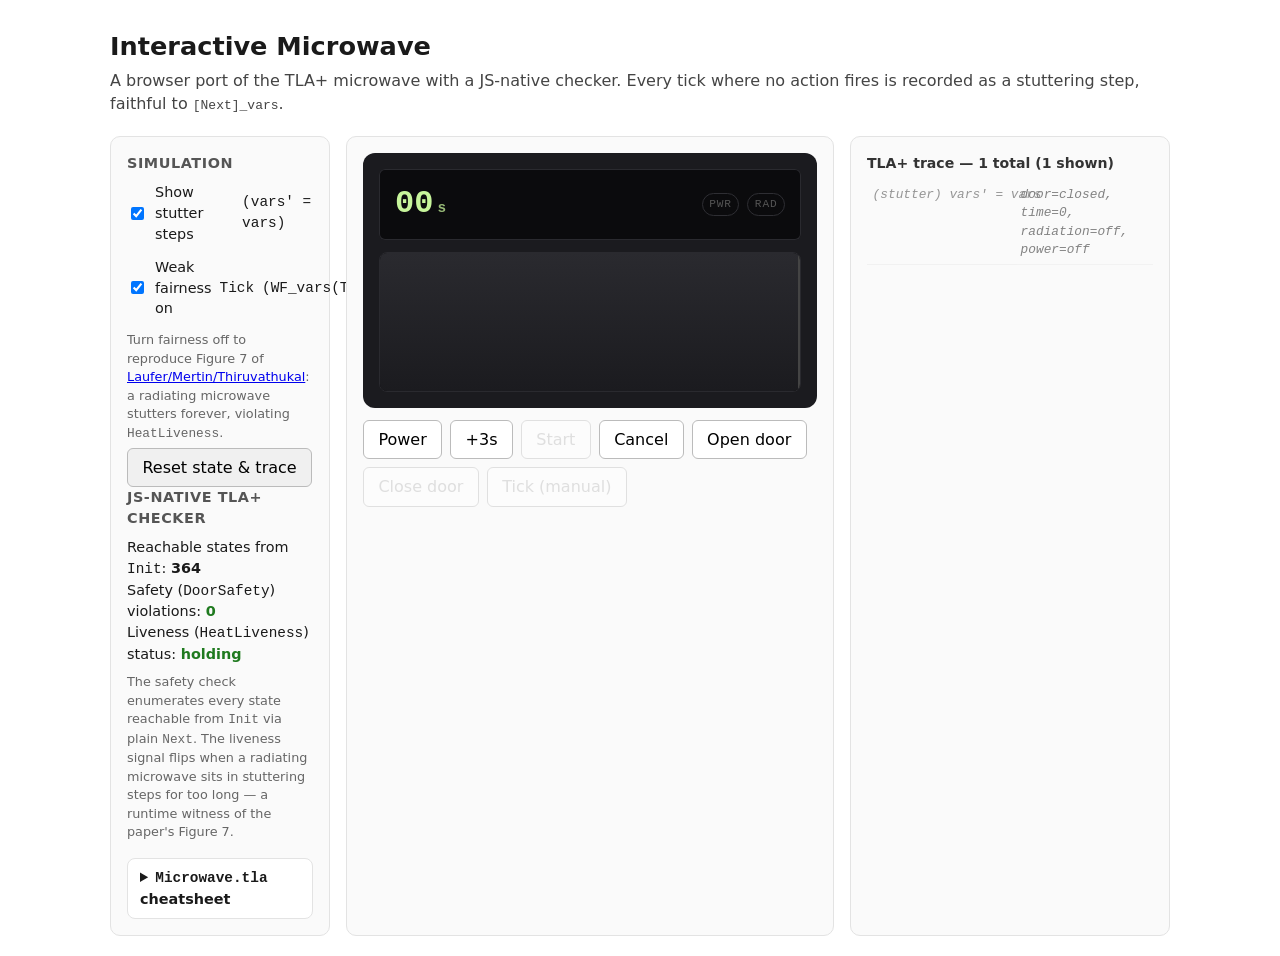
<file: src/_static/demos/microwave/index.html>
<!doctype html>
<html lang="en">
  <head>
    <meta charset="UTF-8" />
    <meta name="viewport" content="width=device-width, initial-scale=1.0" />
    <title>Interactive Microwave TLA+</title>
    <script type="module" crossorigin src="./assets/index.js"></script>
    <link rel="stylesheet" crossorigin href="./assets/index.css">
  </head>
  <body>
    <div id="root"></div>
  </body>
</html>
</file>
<file: src/_static/demos/microwave/assets/index.css>
.mw-app,.mw-app *{box-sizing:border-box}.mw-app{font-family:ui-sans-serif,system-ui,-apple-system,Segoe UI,Roboto,sans-serif;color:#1a1a1a;max-width:1100px;margin:0 auto;padding:1.25rem;line-height:1.45}.mw-header h1{margin:0 0 .25rem;font-size:1.6rem}.mw-header p{margin:0 0 1.25rem;color:#444}.mw-layout{display:grid;grid-template-columns:220px minmax(0,1fr) 320px;gap:1rem}@media (max-width: 900px){.mw-layout{grid-template-columns:1fr}}.mw-sidebar,.mw-main,.mw-right{background:#fafafa;border:1px solid #e3e3e3;border-radius:10px;padding:1rem}.mw-toggles h3{margin:0 0 .5rem;font-size:.9rem;letter-spacing:.04em;text-transform:uppercase;color:#555}.mw-check{display:flex;align-items:center;gap:.5rem;margin:.25rem 0 .75rem;font-size:.9rem}.mw-check-result{font-size:.9rem;margin:.25rem 0}.mw-check-hint{font-size:.8rem;color:#666;margin:.5rem 0 0}.mw-check-result .good{color:#1f7a1f}.mw-check-result .bad{color:#b12a2a}.mw-device{display:grid;gap:.75rem;padding:1rem;background:#1b1b1f;border-radius:12px;color:#fafafa}.mw-screen{display:flex;justify-content:space-between;align-items:center;background:#0b0b0d;color:#c7f59b;font-family:ui-monospace,SF Mono,monospace;font-variant-numeric:tabular-nums;padding:.75rem 1rem;border-radius:6px;box-shadow:inset 0 0 0 1px #2a2a2f}.mw-time{font-size:2rem;font-weight:600}.mw-unit{font-size:.9rem;margin-left:.25rem;opacity:.75}.mw-indicators{display:flex;gap:.5rem;font-size:.7rem;letter-spacing:.08em}.mw-dot{padding:.15rem .4rem;border:1px solid #2e2e33;border-radius:999px;color:#555}.mw-dot.on{background:#2d6a4f;color:#e7fbee;border-color:#2d6a4f}.mw-cavity{position:relative;height:140px;border-radius:8px;background:#0b0b0d;overflow:hidden;border:1px solid #2a2a2f}.mw-cavity.open .mw-door{transform:translate(92%)}.mw-door{position:absolute;top:0;right:0;bottom:0;left:0;background:linear-gradient(180deg,#2a2a2f,#1b1b1f);transition:transform .3s ease;border-right:2px solid #444}.mw-glow{position:absolute;top:0;right:0;bottom:0;left:0;background:radial-gradient(ellipse at center,#ffb45000,#ffb45000);transition:background .2s linear}.mw-device.is-radiating .mw-glow{background:radial-gradient(ellipse at center,#ffb450bf,#ffb45000 70%);animation:mw-pulse 1.2s ease-in-out infinite}@keyframes mw-pulse{0%,to{opacity:.85}50%{opacity:.55}}.mw-violation{background:#5a1515;color:#ffe3e3;padding:.5rem .75rem;border-radius:6px;font-weight:600}.mw-controls{display:flex;flex-wrap:wrap;gap:.5rem;margin-top:.75rem}.mw-btn{font:inherit;padding:.45rem .9rem;border:1px solid #bbb;background:#fff;border-radius:6px;cursor:pointer}.mw-btn:hover:not(:disabled){background:#f2f2f2}.mw-btn:disabled{opacity:.4;cursor:not-allowed}.mw-btn-secondary{margin-top:.25rem;display:inline-block;background:#f0f0f0}.mw-trace{font-size:.88rem}.mw-trace-header{font-weight:600;margin-bottom:.5rem;color:#333}.mw-trace-list{list-style:none;padding:0;margin:0;max-height:520px;overflow-y:auto}.mw-trace-row{display:grid;grid-template-columns:140px 1fr;gap:.5rem;padding:.25rem .35rem;border-bottom:1px solid #ececec;font-family:ui-monospace,SF Mono,monospace;font-size:.8rem}.mw-trace-row.stutter{opacity:.55;font-style:italic}.mw-trace-row.violation{background:#fdecea}.mw-trace-name{color:#444;white-space:nowrap}.mw-trace-state{color:#222;word-break:break-word}.mw-cheatsheet{margin-top:1rem;background:#fff;border:1px solid #e3e3e3;border-radius:8px;padding:.5rem .75rem}.mw-cheatsheet summary{cursor:pointer;font-weight:600;font-size:.9rem}.mw-cheatsheet-body{font-size:.85rem}.mw-cheatsheet-body code{background:#eef;padding:0 .2rem;border-radius:3px}
</file>
